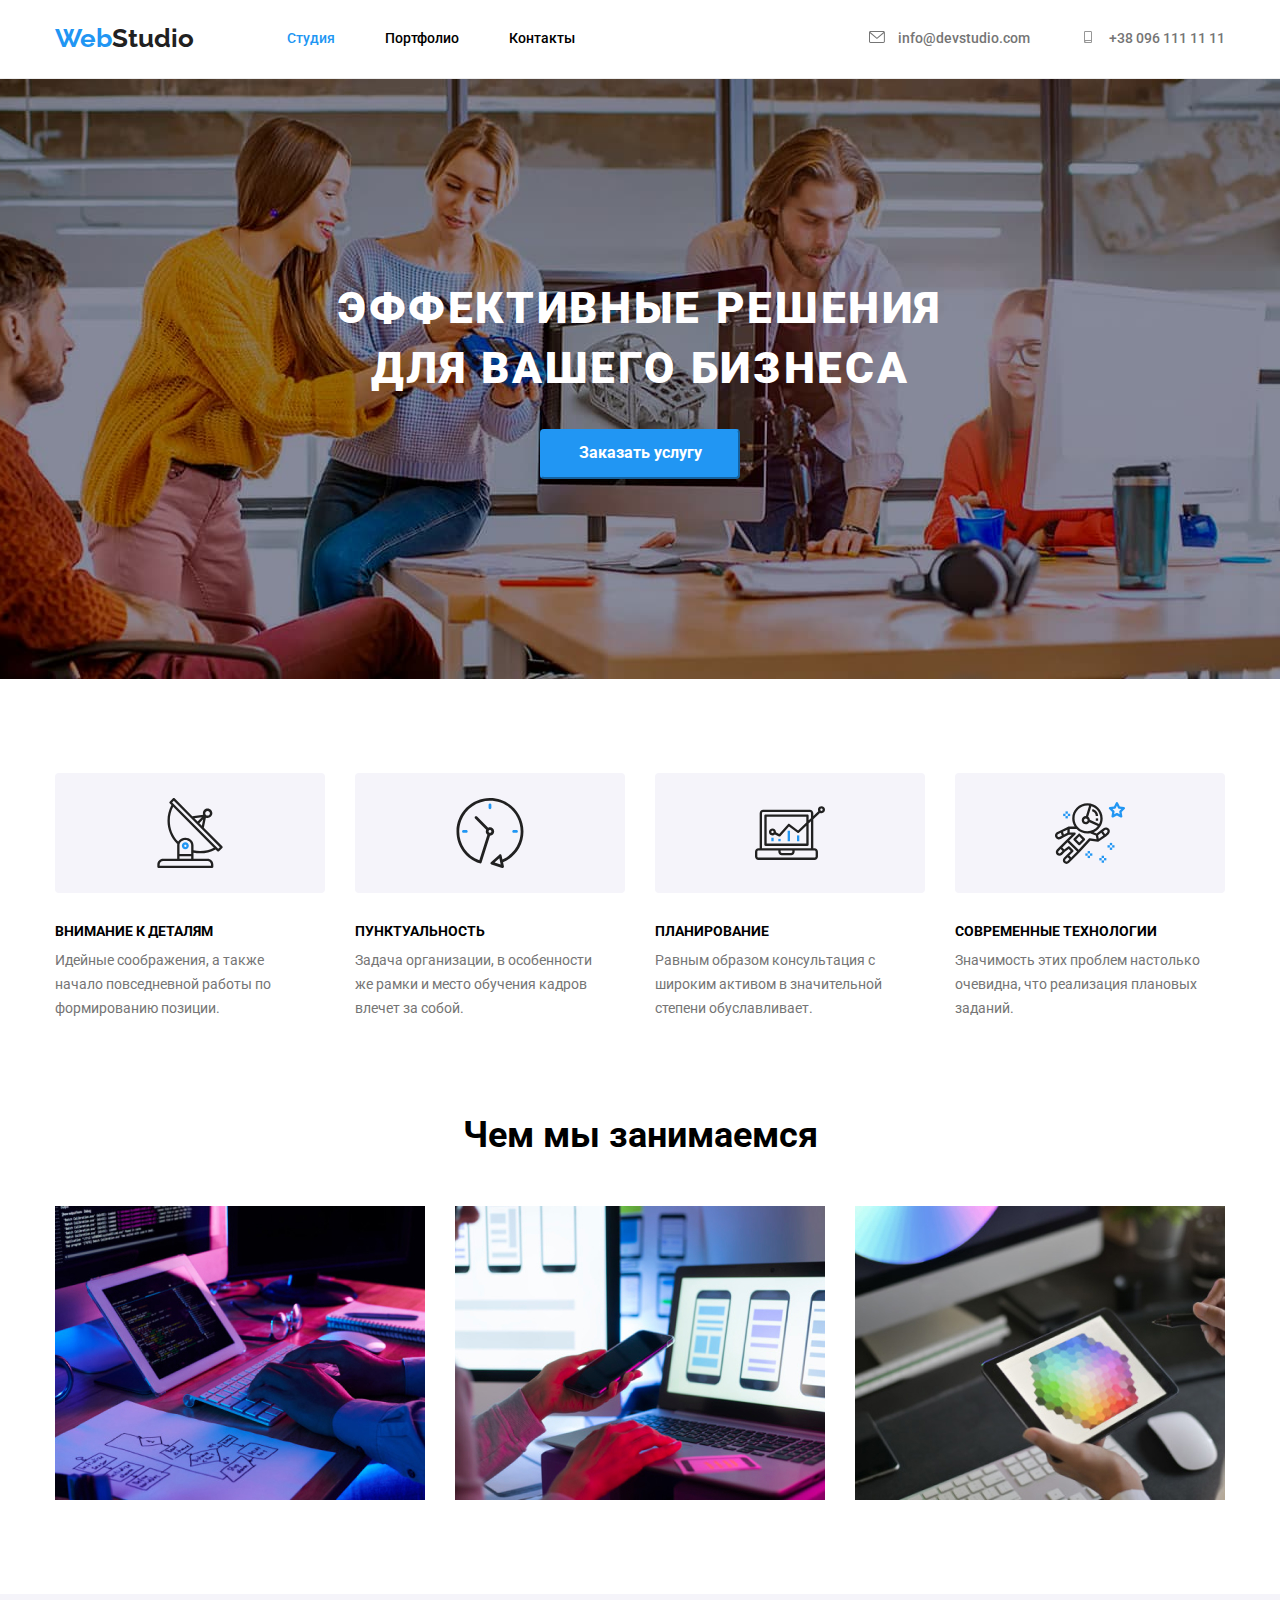
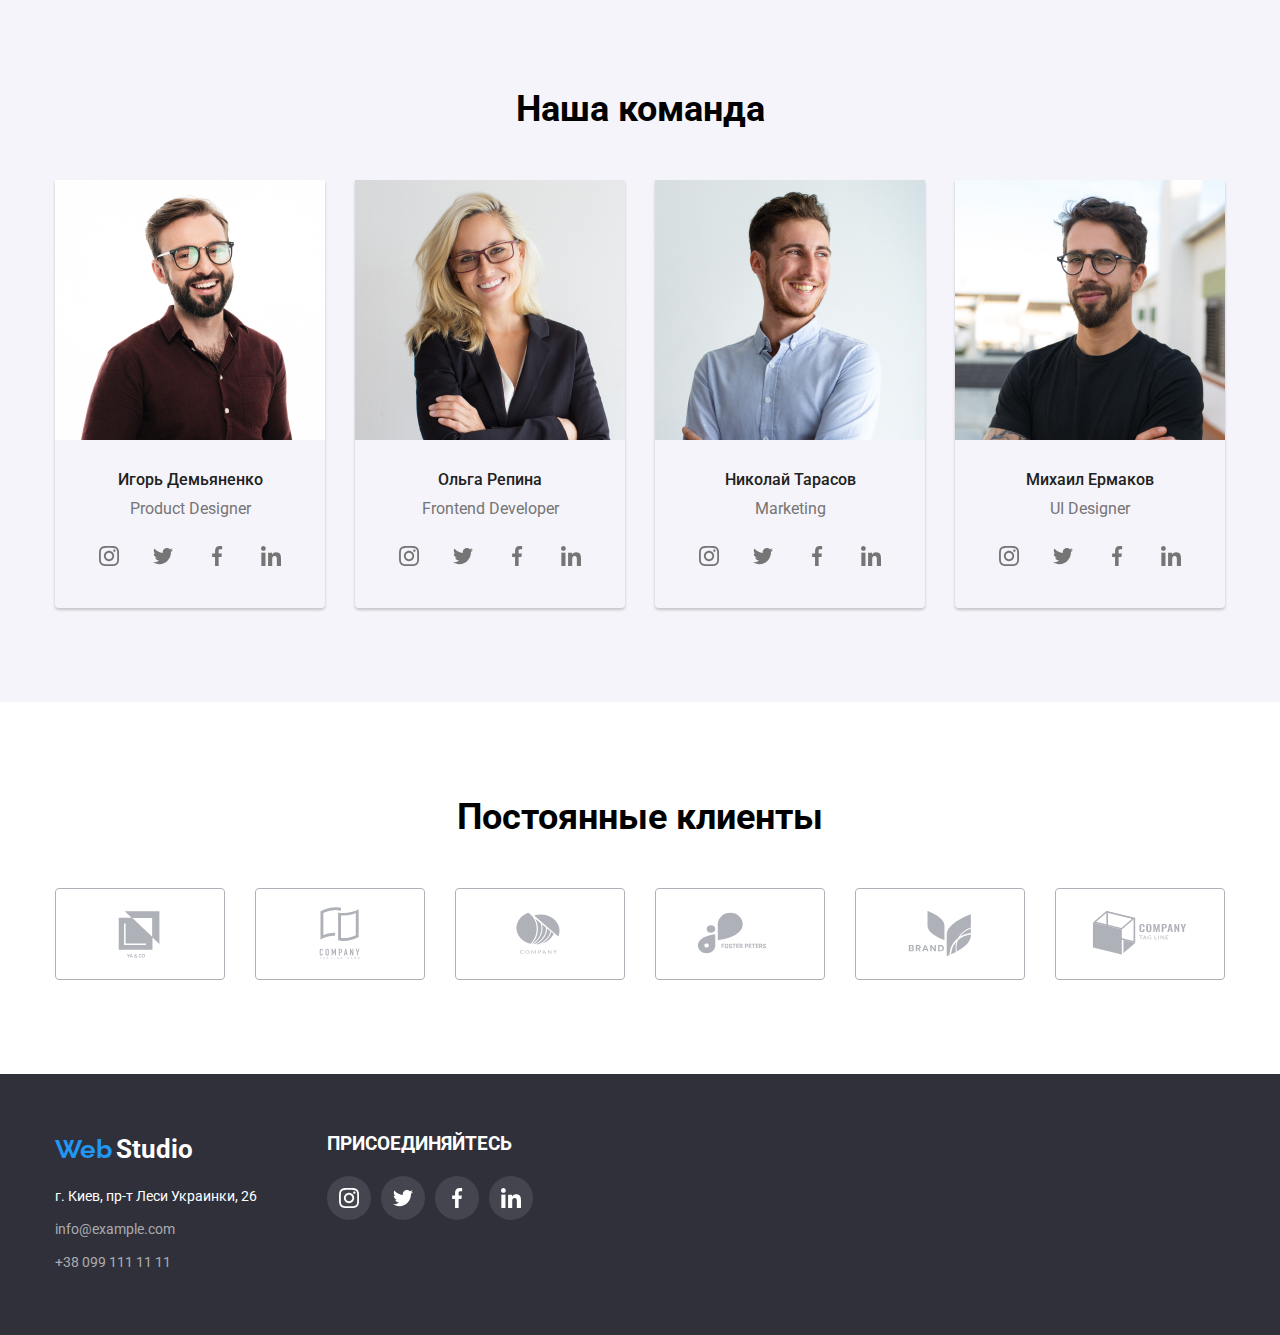
<file: index.html>
<!DOCTYPE html>
<html lang="ru">
    <head>
        <meta charset="utf-8">
        <title>goit-markup-hw-04</title>
        <link rel="preconnect" href="https://fonts.gstatic.com" /> 
        <link href="https://fonts.googleapis.com/css2?family=Raleway:wght@700&family=Roboto:wght@400;500;700;900&display=swap" rel="stylesheet" />
        <link rel="stylesheet" href="https://cdnjs.cloudflare.com/ajax/libs/modern-normalize/1.0.0/modern-normalize.min.css" />
        <link rel="stylesheet" href="./css/styles.css">
        
    </head>
    <body>       
        <!--header-section-->
        <header  class="header">

            <div class="container">         
              
               <a href="" lang="en" class="logo"> <span class="h-name-blue">Web</span> <span   class="h-name-black-d">Studio</span> </a>   
                               
               <nav class="navigation">               
                   <ul class="navigation-list">
                       <li> <a  href="./index.html" class="navigation-list-item active"> Студия </a> 
                       </li>
                       <li >
                           <a href="./portfolio.html" class="navigation-list-item">Портфолио</a>                        
                       </li>
                       <li>
                           <a href=""   class="navigation-list-item">Контакты </a>                       
                       </li>
                   </ul>                          
               </nav>           
               <ul class="contacts-list">
                   <li> <a  href="mailto:info@devstudio.com"  class="contacts "> 
                    
                        <svg class="header-icon" >
                            <use href="./images/symbol-defs.svg#icon-mail"  ></use>
                        </svg>                      
                    info@devstudio.com</a> 
                </li>
                   <li> <a href="tel:+380961111111" class="contacts"  class="header-tel">
                    <svg class="header-icon" >
                        <use href="./images/symbol-defs.svg#icon-phone"  ></use>
                    </svg>   
                    +38 096 111 11 11</a> </li>
               </ul>
            </div>         
           </header>

        <main >
             
            <!--Effective-solutions-section-->
            <section  class="hero-section ">
              <div class="container"> 
                <h1 class="hero-title">Эффективные решения <br> для вашего бизнеса</h1>
                <button class="hero-button" type="button"> Заказать услугу </button>
              </div>
            </section>
            
            <!--features-section-->
            <section class="features-section ">
             <div class="container"> 
                <h2 hidden class="section-title"> Наши качества </h2>

                <ul class="features">
                    
                    <li class="features-conteiner">
                        <div class="features-item" >
                            <svg class="features-icon" >
                                <use href="./images/symbol-defs.svg#icon-antenna" ></use>
                            </svg>
                        </div>
                        <h3 class="features-title">Внимание к деталям</h3>
                        <p class="features-desc">Идейные соображения, а также<br> начало повседневной работы по формированию позиции.</p>
                    </li>

                    <li class="features-conteiner">                        
                        <div class="features-item" >
                            <svg class="features-icon" >
                                <use href="./images/symbol-defs.svg#icon-clock" ></use>
                            </svg>
                        </div>                      
                        <h3 class="features-title">Пунктуальность</h3>
                        <p class="features-desc">Задача организации, в особенности <br>же рамки и место обучения кадров влечет за собой.</p>
                    </li>

                    <li class="features-conteiner">
                        <div class="features-item" >
                            <svg class="features-icon" >
                                <use href="./images/symbol-defs.svg#icon-diagram" ></use>
                            </svg>
                        </div>   
                        <h3 class="features-title">Планирование</h3>
                        <p class="features-desc">Равным образом консультация с широким активом в значительной степени обуславливает.</p>
                    </li>

                    <li class="features-conteiner">
                        <div class="features-item" >
                            <svg class="features-icon" >
                                <use href="./images/symbol-defs.svg#icon-astronaut" ></use>
                            </svg>
                        </div>  
                        <h3 class="features-title">Современные технологии</h3>
                        <p class="features-desc">Значимость этих проблем настолько очевидна, что реализация плановых заданий.</p>
                    </li>
                </ul>
             </div>
          </section>
             
                 <!--what-we-do-section-->
             <section class="what-we-do-section ">
                <div class="container"> 
                <h2 class="section-title">Чем мы занимаемся</h2>

                <ul class="photo-list">
            
                    <li class="photo">
                        <img src="./images/box-1.jpg" alt="рабочий стол" width="370">
                    </li>
                    <li class="photo">
                        <img src="./images/box-2.jpg" alt="ноутбук и телефон" width="370">

                    </li>
                    <li class="photo">
                        <img src="./images/box-3.jpg" alt="планшет" width="370">
                    </li>              
                </ul>
             </div>
            </section>
             
               <!--our-team-section-->
            <section class="our-team-section">
              <div class="container"> 

                <h2 class="section-title">Наша команда</h2>

                <ul class="team-list">

                    <li class="team-list-item">
                        <img src="./images/team-card-1.jpg" alt="Игорь Демьяненко" width="270"> 
                       <div class="team-list-desc">
                        <h3 class="team-name">Игорь Демьяненко</h3>              
                        <p class="team-desc">Product Designer</p>    

                   <ul class="social-list">

                       <li class="social-item">
                           <a href="" class="social-linc">
                            <svg class="icon-social" >
                                <use href="./images/symbol-defs.svg#icon-instagram"  ></use>
                            </svg>   
                           </a>
                       </li>

                       <li class="social-item">
                        <a href="" class="social-linc">
                         <svg class="icon-social" >
                             <use href="./images/symbol-defs.svg#icon-twitter"  ></use>
                         </svg>   
                        </a>
                    </li>

                    <li class="social-item">
                        <a href="" class="social-linc">
                         <svg class="icon-social" >
                             <use href="./images/symbol-defs.svg#icon-facebook"  ></use>
                         </svg>   
                        </a>
                    </li>

                    <li class="social-item">
                        <a href="" class="social-linc">
                         <svg class="icon-social" >
                             <use href="./images/symbol-defs.svg#icon-linkedin"  ></use>
                         </svg>   
                        </a>
                    </li>
                    
                   </ul>
                       </div>
                    </li>                

                    <li class="team-list-item">
                        <img src="./images/team-card-2.jpg" alt="Ольга Репина" width="270">
                     <div class="team-list-desc">
                        <h3 class="team-name">Ольга Репина</h3>
                        <p class="team-desc">Frontend Developer</p>
                        <ul class="social-list">

                            <li class="social-item">
                                <a href="" class="social-linc">
                                 <svg class="icon-social" >
                                     <use href="./images/symbol-defs.svg#icon-instagram"  ></use>
                                 </svg>   
                                </a>
                            </li>
     
                            <li class="social-item">
                             <a href="" class="social-linc">
                              <svg class="icon-social" >
                                  <use href="./images/symbol-defs.svg#icon-twitter"  ></use>
                              </svg>   
                             </a>
                         </li>
     
                         <li class="social-item">
                             <a href="" class="social-linc">
                              <svg class="icon-social" >
                                  <use href="./images/symbol-defs.svg#icon-facebook"  ></use>
                              </svg>   
                             </a>
                         </li>
     
                         <li class="social-item">
                             <a href="" class="social-linc">
                              <svg class="icon-social" >
                                  <use href="./images/symbol-defs.svg#icon-linkedin"  ></use>
                              </svg>   
                             </a>
                         </li>
                         
                        </ul>
                     </div>
                    </li>

                    <li class="team-list-item">
                        <img src="./images/team-card-3.jpg" alt="Николай Тарасов" width="270">
               <div class="team-list-desc">
                <h3 class="team-name">Николай Тарасов</h3>
                <p class="team-desc">Marketing</p>
                <ul class="social-list">

                    <li class="social-item">
                        <a href="" class="social-linc">
                         <svg class="icon-social" >
                             <use href="./images/symbol-defs.svg#icon-instagram"  ></use>
                         </svg>   
                        </a>
                    </li>

                    <li class="social-item">
                     <a href="" class="social-linc">
                      <svg class="icon-social" >
                          <use href="./images/symbol-defs.svg#icon-twitter"  ></use>
                      </svg>   
                     </a>
                 </li>

                 <li class="social-item">
                     <a href="" class="social-linc">
                      <svg class="icon-social" >
                          <use href="./images/symbol-defs.svg#icon-facebook"  ></use>
                      </svg>   
                     </a>
                 </li>

                 <li class="social-item">
                     <a href="" class="social-linc">
                      <svg class="icon-social" >
                          <use href="./images/symbol-defs.svg#icon-linkedin"  ></use>
                      </svg>   
                     </a>
                 </li>
                 
                </ul>
               </div>
                    </li>  

                    <li class="team-list-item">
                        <img src="./images/team-card-4.jpg" alt="Михаил Ермаков" width="270">
                      <div class="team-list-desc">
                        <h3 class="team-name">Михаил Ермаков</h3>
                        <p class="team-desc"> UI Designer</p>
                        <ul class="social-list">

                            <li class="social-item">
                                <a href="" class="social-linc">
                                 <svg class="icon-social" >
                                     <use href="./images/symbol-defs.svg#icon-instagram"  ></use>
                                 </svg>   
                                </a>
                            </li>
     
                            <li class="social-item">
                             <a href="" class="social-linc">
                              <svg class="icon-social" >
                                  <use href="./images/symbol-defs.svg#icon-twitter"  ></use>
                              </svg>   
                             </a>
                         </li>
     
                         <li class="social-item">
                             <a href="" class="social-linc">
                              <svg class="icon-social" >
                                  <use href="./images/symbol-defs.svg#icon-facebook"  ></use>
                              </svg>   
                             </a>
                         </li>
     
                         <li class="social-item">
                             <a href="" class="social-linc">
                              <svg class="icon-social" >
                                  <use href="./images/symbol-defs.svg#icon-linkedin"  ></use>
                              </svg>   
                             </a>
                         </li>
                         
                        </ul>
                      </div>
                    </li>                  
                </ul>
             </div>
            </section>

            <!-- regular-customers -->
            <section class="regular-customers-section">
                <div class="container">
                    <h2 class="section-title">Постоянные клиенты</h2>  
                    <ul class="regular-customers-list">
                        <li class="regular-customers-item">
                            <a href=""class="regular-customers-linc">
                                <svg class="icon-customers" >
                                    <use href="./images/symbol-defs.svg#icon-Logo1"  ></use>
                                </svg>   
                            </a>
                        </li>  
                        <li class="regular-customers-item">
                            <a href=""class="regular-customers-linc">
                                <svg class="icon-customers" >
                                    <use href="./images/symbol-defs.svg#icon-Logo2"  ></use>
                                </svg>   
                            </a>
                        </li>  
                        <li class="regular-customers-item">
                            <a href=""class="regular-customers-linc">
                                <svg class="icon-customers" >
                                    <use href="./images/symbol-defs.svg#icon-Logo3"  ></use>
                                </svg>   
                            </a>
                        </li>  
                        <li class="regular-customers-item">
                            <a href=""class="regular-customers-linc">
                                <svg class="icon-customers" >
                                    <use href="./images/symbol-defs.svg#icon-Logo4"  ></use>
                                </svg>   
                            </a>
                        </li>  
                        <li class="regular-customers-item">
                            <a href=""class="regular-customers-linc">
                                <svg class="icon-customers" >
                                    <use href="./images/symbol-defs.svg#icon-Logo5"  ></use>
                                </svg>   
                            </a>
                        </li>  
                        <li class="regular-customers-item">
                            <a href=""class="regular-customers-linc">
                                <svg class="icon-customers" >
                                    <use href="./images/symbol-defs.svg#icon-Logo6"  ></use>
                                </svg>   
                            </a>
                        </li>  

                       
                    </ul>
                </div>

            </section>
        
        </main>
        <!--footer-section-->
        <footer class=" footer">
         <div class="container container-footer">   
    
          <div class="footer-main">
            <a href="" class="footer-logo"> <span class="logo-blue">Web</span> <span   class="logo-w">Studio</span></a> 
            <address>
                
                <ul >
                    <li class="footer-contacts-list"> <a class="footer-adr" href="https://goo.gl/maps/EQuYDWxhKyjpXPv7A" target="_blank" rel="noopener noreferrer">
                        г. Киев, пр-т Леси Украинки, 26</a>
                    </li>

                    <li class="footer-contacts-list">
                        <a  class="footer-contacts" href="mailto:info@devstudio.com">info@example.com</a>
                    </li>

                    <li class="footer-contacts-list">
                        <a  class="footer-contacts" href="tel:+380961111111">+38 099 111 11 11</a>
                    </li>
                </ul>               
            </address>
         </div>


            <div class="footer-social-thumb">
                <h3 class="footer-social-title">присоединяйтесь</h3>
                    
                   <ul class="footer-social-list">

                       <li class="footer-social-item">
                           <a href="" class=" footer-social-linc">
                            <svg class="footer-icon-social" >
                                <use href="./images/symbol-defs.svg#icon-instagram"  ></use>
                            </svg>   
                           </a>
                       </li>

                       <li class="footer-social-item">
                        <a href="" class="footer-social-linc">
                         <svg class="footer-icon-social" >
                             <use href="./images/symbol-defs.svg#icon-twitter"  ></use>
                         </svg>   
                        </a>
                    </li>

                    <li class="footer-social-item">
                        <a href="" class="footer-social-linc">
                         <svg class="footer-icon-social" >
                             <use href="./images/symbol-defs.svg#icon-facebook"  ></use>
                         </svg>   
                        </a>
                    </li>

                    <li class="footer-social-item">
                        <a href="" class="footer-social-linc">
                         <svg class="footer-icon-social" >
                             <use href="./images/symbol-defs.svg#icon-linkedin"  ></use>
                         </svg>   
                        </a>
                    </li>
                    
                   </ul>
            </div>             
        
        </div>
        </footer>
    </body>
</html>
</file>
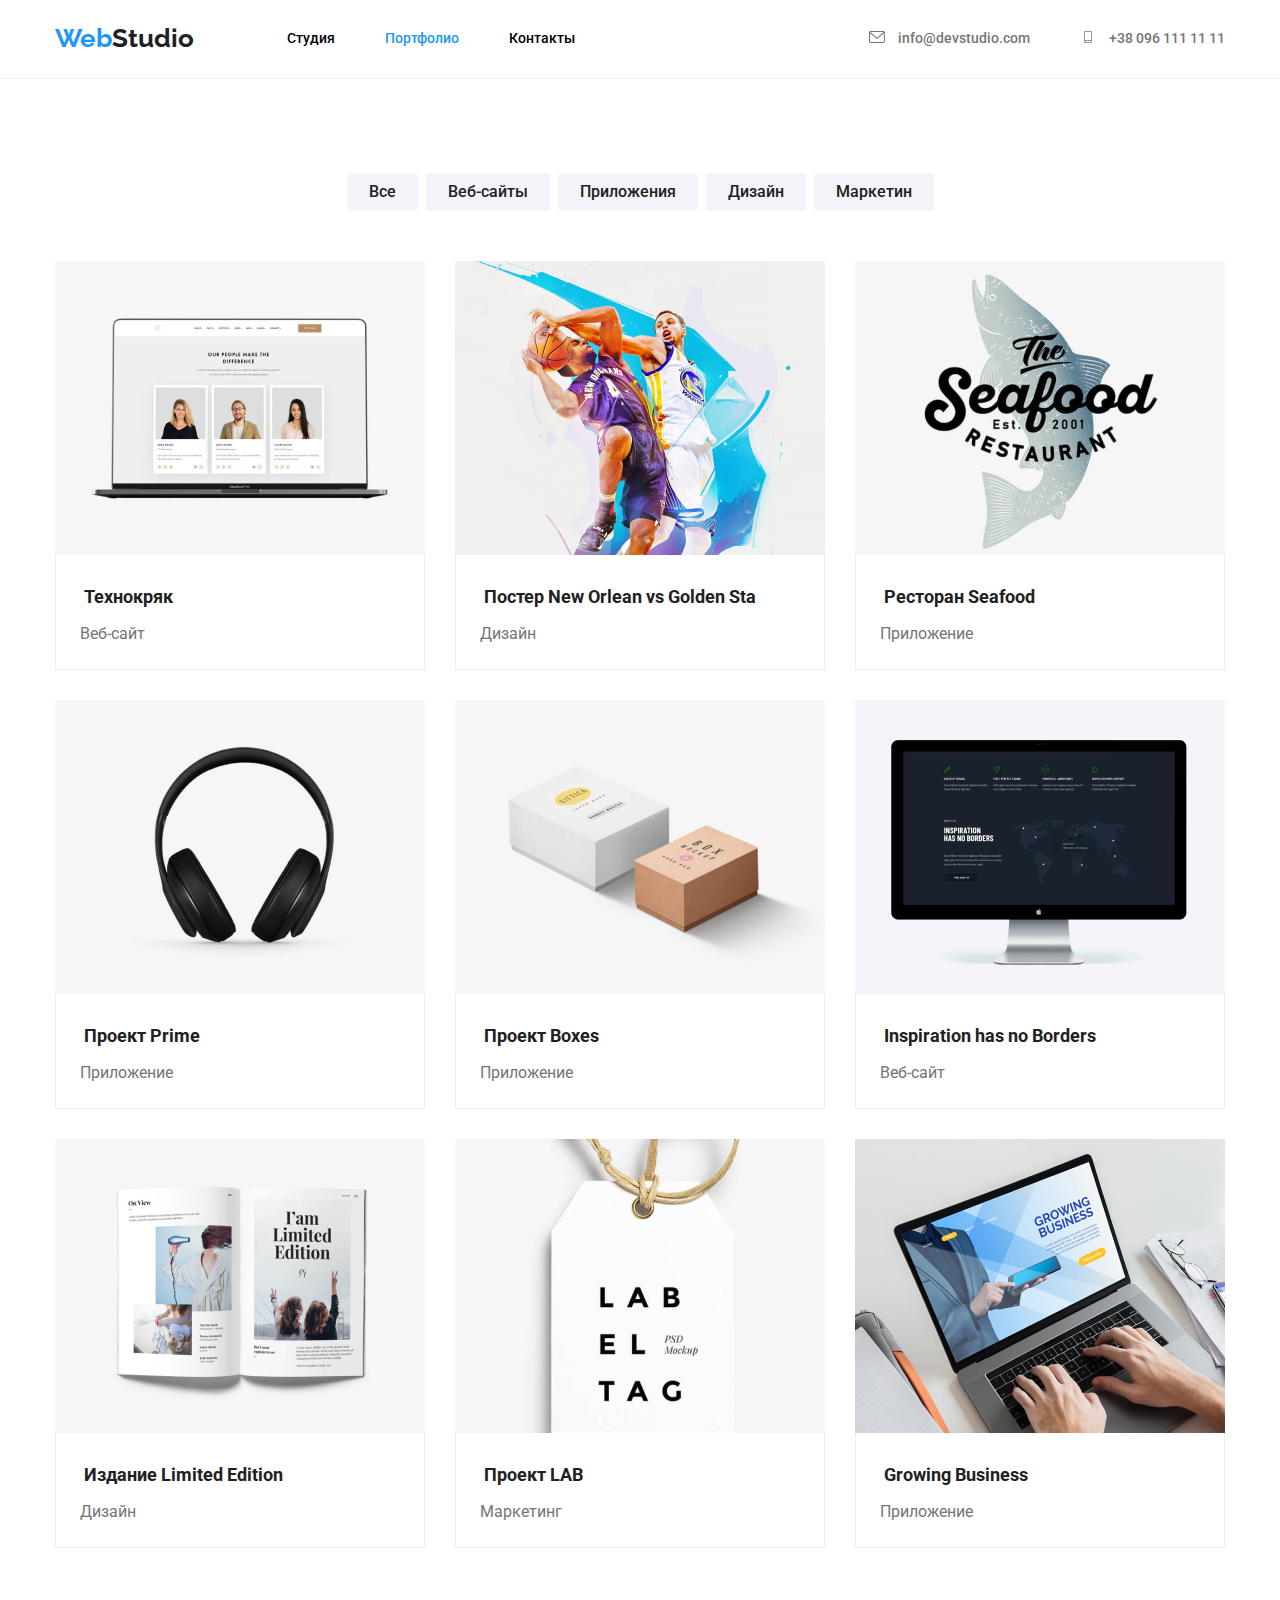
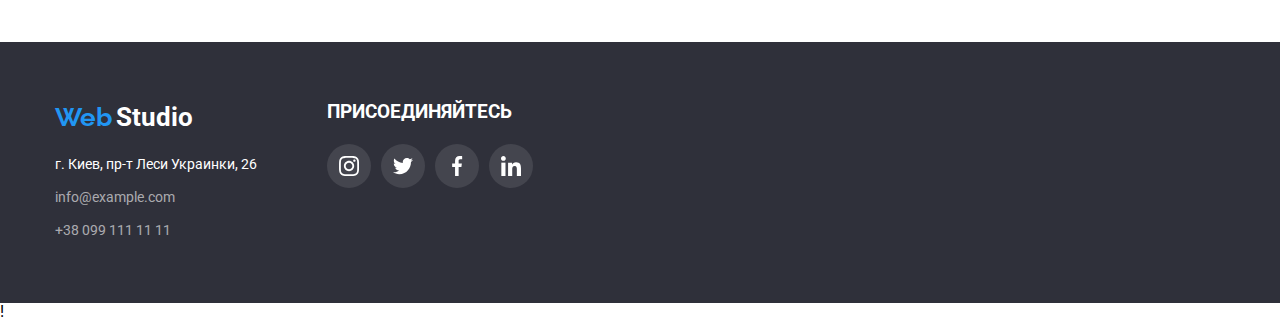
<file: portfolio.html>
<!DOCTYPE html>
<html lang="ru">
    <head>
        <meta charset="utf-8">
        <title>goit-markup-hw-04</title>
        <link rel="preconnect" href="https://fonts.gstatic.com" />
        <link href="https://fonts.googleapis.com/css2?family=Raleway:wght@700&family=Roboto:wght@400;500;700;900&display=swap" rel="stylesheet" />
        <link rel="stylesheet" href="https://cdnjs.cloudflare.com/ajax/libs/modern-normalize/1.0.0/modern-normalize.min.css" />
                
        <link rel="stylesheet" href="./css/styles.css">
        
    </head>
    <body>              
        <!--header-section-->
        <header  class="header">

            <div class="container">         
              
               <a href="" lang="en" class="logo"> <span class="h-name-blue">Web</span> <span   class="h-name-black-d">Studio</span> </a>   
                               
               <nav class="navigation">               
                   <ul class="navigation-list">
                       <li> <a  href="./index.html" class="navigation-list-item "> Студия </a> 
                       </li>
                       <li >
                           <a href="./portfolio.html" class="navigation-list-item active">Портфолио</a>                        
                       </li>
                       <li>
                           <a href=""   class="navigation-list-item">Контакты </a>                       
                       </li>
                   </ul>                          
               </nav>           
               <ul class="contacts-list">
                   <li> <a  href="mailto:info@devstudio.com"  class="contacts "> 
                    
                        <svg class="header-icon" >
                            <use href="./images/symbol-defs.svg#icon-mail"  ></use>
                        </svg>                      
                    info@devstudio.com</a> 
                </li>
                   <li> <a href="tel:+380961111111" class="contacts"  class="header-tel">
                    <svg class="header-icon" >
                        <use href="./images/symbol-defs.svg#icon-phone"  ></use>
                    </svg>   
                    +38 096 111 11 11</a> </li>
               </ul>
            </div>         
           </header>
        <main>                        
            <!--portfolio-section-->

            <section class="portfolio-section">
                <div class="container">
                <h1 hidden> Портфолио </h1>
                <ul class="button-list">
                    <li class="button-list-item"><button class="button" type="button">Все</button></li>
                    <li class="button-list-item"><button class="button" type="button">Веб-сайты</button></li>
                    <li class="button-list-item"><button class="button" type="button">Приложения</button></li>
                    <li class="button-list-item"><button class="button" type="button">Дизайн</button></li>
                    <li class="button-list-item"><button class="button" type="button">Маркетин</button></li>
                </ul>            
                                      
                <h2 hidden> Примеры работ  </h2>
                
                <ul class="portfolio-list">
                    
                    <li class="portfolio-list-item">
                        <img class="portfolio-icon" src="./images/p1.jpg" alt="Технокряк" width="370">
                       <div class="portfolio-icon-desc">
                          <h3 class="portfolio-title">Технокряк</h3>
                          <p  class="portfolio-desc">Веб-сайт</p>  
                       </div>                                          
                    </li>
                    <li class="portfolio-list-item">
                        <img class="portfolio-icon" src="./images/p2.jpg" alt="Постер New Orlean vs Golden Star" width="370">
                        <div class="portfolio-icon-desc">
                            <h3 class="portfolio-title"  >Постер <span lang="en">New Orlean vs Golden Sta</span> </h3>
                            <p class="portfolio-desc" >Дизайн</p> 
                        </div>                        
                    </li>       

                    <li class="portfolio-list-item">
                        <img class="portfolio-icon" src="./images/p3.jpg" alt="Ресторан Seafood" width="370">
                       <div class="portfolio-icon-desc">
                         <h3 class="portfolio-title"  >Ресторан <span lang="en"> Seafood</span> </h3>
                         <p class="portfolio-desc" >Приложение</p>   
                       </div>
                    </li>  
                    <li class="portfolio-list-item">
                        <img class="portfolio-icon" src="./images/p4.jpg" alt="Проект Prime" width="370">
                      <div class="portfolio-icon-desc">
                         <h3 class="portfolio-title"  >Проект <span lang="en"> Prime</span> </h3>
                         <p class="portfolio-desc" >Приложение</p>                        
                      </div>
                    </li>  

                    <li class="portfolio-list-item">
                        <img class="portfolio-icon" src="./images/p5.jpg" alt="Проект Boxes" width="370">
                       <div class="portfolio-icon-desc">
                         <h3 class="portfolio-title"  >Проект <span lang="en"> Boxes</span> </h3>
                         <p class="portfolio-desc" >Приложение</p>                         
                      </div>
                    </li>  
                  
                    <li class="portfolio-list-item">
                        <img class="portfolio-icon" src="./images/p6.jpg" alt="Inspiration has no Borders" width="370">
                      <div class="portfolio-icon-desc">
                         <h3 class="portfolio-title"   lang="en"> Inspiration has no Borders</h3>
                         <p class="portfolio-desc" >Веб-сайт</p>
                     </div>  
                    </li>   
                  
                    <li class="portfolio-list-item">
                        <img class="portfolio-icon" src="./images/p7.jpg" alt="Издание Limited Edition" width="370">
                         <div class="portfolio-icon-desc">
                           <h3 class="portfolio-title" >Издание <span lang="en"> Limited Edition</span> </h3>
                           <p class="portfolio-desc" >Дизайн</p>
                         </div>                        
                    </li>
                   
                    <li class="portfolio-list-item">
                        <img class="portfolio-icon" src="./images/p8.jpg" alt="Проект LAB" width="370">
                     <div class="portfolio-icon-desc">                       
                          <h3 class="portfolio-title"  >Проект <span lang="en"> LAB</span> </h3>
                          <p class="portfolio-desc" >Маркетинг</p>                      
                        </div>
                    </li>
                  
                    <li class="portfolio-list-item">
                        <img class="portfolio-icon" src="./images/p9.jpg" alt="Growing Business" width="370">
                     <div class="portfolio-icon-desc">
                         <h3 class="portfolio-title"  lang="en" > Growing Business </h3>
                         <p class="portfolio-desc" >Приложение</p>       
                     </div>               
                    </li>  
                 </div>    
            </section>                
        </main>
        <!--footer-section-->
        <footer class=" footer">
            <div class="container container-footer">   
       
             <div class="footer-main">
               <a href="" class="footer-logo"> <span class="logo-blue">Web</span> <span   class="logo-w">Studio</span></a> 
               <address>
                   
                   <ul >
                       <li class="footer-contacts-list"> <a class="footer-adr" href="https://goo.gl/maps/EQuYDWxhKyjpXPv7A" target="_blank" rel="noopener noreferrer">
                           г. Киев, пр-т Леси Украинки, 26</a>
                       </li>
   
                       <li class="footer-contacts-list">
                           <a  class="footer-contacts" href="mailto:info@devstudio.com">info@example.com</a>
                       </li>
   
                       <li class="footer-contacts-list">
                           <a  class="footer-contacts" href="tel:+380961111111">+38 099 111 11 11</a>
                       </li>
                   </ul>               
               </address>
            </div>
   
   
               <div class="footer-social-thumb">
                   <h3 class="footer-social-title">присоединяйтесь</h3>
                       
                      <ul class="footer-social-list">
   
                          <li class="footer-social-item">
                              <a href="" class=" footer-social-linc">
                               <svg class="footer-icon-social" >
                                   <use href="./images/symbol-defs.svg#icon-instagram"  ></use>
                               </svg>   
                              </a>
                          </li>
   
                          <li class="footer-social-item">
                           <a href="" class="footer-social-linc">
                            <svg class="footer-icon-social" >
                                <use href="./images/symbol-defs.svg#icon-twitter"  ></use>
                            </svg>   
                           </a>
                       </li>
   
                       <li class="footer-social-item">
                           <a href="" class="footer-social-linc">
                            <svg class="footer-icon-social" >
                                <use href="./images/symbol-defs.svg#icon-facebook"  ></use>
                            </svg>   
                           </a>
                       </li>
   
                       <li class="footer-social-item">
                           <a href="" class="footer-social-linc">
                            <svg class="footer-icon-social" >
                                <use href="./images/symbol-defs.svg#icon-linkedin"  ></use>
                            </svg>   
                           </a>
                       </li>
                       
                      </ul>
               </div>             
           
           </div>
           </footer>
    </body>
</html>

!
</file>
<file: css/styles.css>
:root {
    --one:#2196F3; 
    --two:#FFFFFF;  
    --full: #212121;     
    --light: #757575; 
}

p, 
h1,
h2, 
h3,
h4, 
h5, 
h6 {
    margin: 0;
}
ul {
    margin: 0;
    padding: 0;
    list-style: none;
}

img {
    display: block;
    max-width: 100%;
}

a {text-decoration: none;
display: block;}
a:hover,
a:focus{
    color: var(--one);
}

body {     
    font-family: roboto,  sans-serif;  
      } 

.container {
        width: 1200px;
        padding-left: 15px;
        padding-right: 15px;
        margin-left: auto;     
        margin-right: auto;                
        }

   
    /*header-section*/    

    .header{
        border-bottom: 1px solid #ECECEC; 
        padding-top: 24px;
        padding-bottom: 24px;        
              }            
    .header .container {
                display: flex;
                align-items: center;
            }
    .h-name-blue {        
        color: var(--one); 
        font-family: Raleway;        
        font-weight: 700;
        font-size: 26px;
        line-height: 1,38;
    }
    .h-name-black-d {        
        color:var(--full);
        font-family: Raleway;        
        font-weight: 700;
        font-size: 26px;
        line-height: 1,38;   
        
    }    
    .logo {  
        display: flex;
        margin-right: 93px;    
    }

    
    /*navigation*/

    .navigation-list {
        color: var(--full);
        display: flex;
           }
    .navigation-list>li:not(:last-child){
               margin-right: 50px;
           }
    .navigation-list-item {
        color: #000;
        font-weight: 500;
        font-size: 14px;
        line-height: 1.14;          
    }    
    .active{
        color: var(--one);
        font-weight: 500;
        font-size: 14px;
        line-height: 1.14;
        
    }
    .contacts-list {
        display: flex;
        margin-left: auto;    
    }            
    .contacts-list >li:not(:last-child){
        margin-right: 50px;
    }
    .contacts {
        color: var(--light);
        font-weight: 500;
        font-size: 14px;
        line-height: 1.14;                
    }    
  
    .header-icon{     
        width: 16px;
        height: 12px;
        margin-right: 10px;     
        fill: var(--light);
           }
 a.contacts:focus .header-icon,
 a.contacts:hover .header-icon {
     fill: var(--one);
 }
 
    /*Effective-solutions-section*/
    .hero-section {            
        text-align: center;
        padding-top: 200px;
        padding-bottom:200px;           
    }
    .hero-section{
        background-image: linear-gradient( to right,
        rgba(47, 48, 58, 0.4),
        rgba(47, 48, 58, 0.4)
    );
    background-image: url(../images/hero-img.jpg); 
    background-repeat: no-repeat;       
    background-position: center; 
    }

    .hero-title{
        font-weight: 900;        
        font-size: 44px;
        line-height: 1.36;        
        color:var(--two) ;    
        letter-spacing: 0.06em;
        text-transform: uppercase;   
    }
    .hero-button{
        font-family: inherit;
        color: var(--two);
        font-weight: 700;
        font-size: 16px;
        line-height: 1.9;
        background-color: var(--one);   
        border-radius: 4px; 
        border-color: var(--one); 
        width: 200px;
        height: 50px;
        margin-top: 30px;
        box-shadow: 0px 4px 4px rgba(0, 0, 0, 0.15);
    }
    .hero-button:hover, 
    .hero-button:focus {
        color: #000;
        background-color: #FFFFFF;
    }    
    
    /*features-section*/

.section-title {
 font-weight: 700;
 font-size: 36px;
 line-height: 42px;
 text-align: center;
       margin-bottom: 50px;
}  
    
.features-section{
    padding-top: 94px;
    padding-bottom: 94px;
}
    .features {
        display: flex;
        justify-content: space-between;
      margin-top: -30px;
        margin-left: -30px;
            }     
    .features-conteiner{
       flex-basis:calc(100%/4); 
        margin-top: 30px;
        margin-left: 30px;
          }
          .features-item{            
            width: 270px;
            height: 120px;
            background-color: 
            #F5F4FA;
            border-radius: 4px;
            margin-bottom: 30px;
            padding: 25px 100px;
        }
        .features-icon{
            width: 70px;
            height: 70px;
        }
     .features-title{
            font-weight: 700;
            font-size: 14px;
            line-height: 1.17;
            text-transform: uppercase;
            margin-bottom: 10px;
        }
     .features-desc{
            font-weight: 400;
            font-size: 14px;
            line-height: 1.7;
            color: var(--light);          
        }

    /*what-we-do-section*/
    .what-we-do-section{    
        padding-bottom: 94px;
     }    
        
    .photo-list {
        display: flex;        
        margin-right: -30px;    
      }

    .photo:not(:last-child){
        margin-right: 30px;
        }


/*our-team-section*/

.our-team-section{
    padding-top: 94px;
    padding-bottom: 94px;
    background-color: #F5F4FA;
}
.team-list{
    display: flex;
    justify-content: space-between;
}

.team-list-item {
    text-align: center;
    box-shadow:  0px 2px 3px   rgba(0, 0, 0, 0.2);
    
    border-bottom-right-radius: 4px; 
    border-bottom-left-radius: 4px;    
}
.team-list-desc{
    padding-top: 30px;
    padding-bottom: 30px;
}
.team-name {
    font-weight: 500;
    font-size: 16px;
    line-height: 1.19;
    color: var(--full);
    margin-bottom: 10px;
 
}
.team-desc{
    font-weight: 400;
    font-size: 16px;
    line-height: 1.19;
    color: var(--light);
}
.social-list{
    display: flex;
    justify-content: center;
    margin-top: 16px;
}

.social-item:not(:first-child){
    margin-left: 10px;
}
.social-linc{ 
    width: 44px;
    height: 44px;    
    border-radius: 50%;    
    display: flex;
    justify-content: center;
    align-items: center;
}
.social-linc:hover ,
.social-linc:focus {
background-color: var(--one);
}
.social-linc:hover .icon-social,
.social-linc:focus .icon-social{
fill: var(--two);
}
.icon-social{
    width: 20px;
    height: 20px;
    fill: var(--light);
}

/*portfolio-section*/

.portfolio-section{
    padding-top: 94px;
    padding-bottom: 94px;       
}
.button-list{
    display: flex;
 justify-content: center;
     margin-bottom: 50px;
}

.button-list-item:not(:last-child){
    margin-right: 8px;
}

.button{
    font-family: inherit;
    color: var(--full);
    font-weight: 500;
    font-size: 16px;
    line-height: 1.62;     
    background-color: #F5F4FA; 
    border-radius: 4px; 
    border: 0px;      
    padding: 6px 22px;
}
.button:hover,
.button:focus{
        color: var(--two);
        background-color:var(--one); 
        box-shadow:0px 2px 2px rgba(0, 0, 0, 0.12);       
    }
   
.portfolio-list {  
    display: flex;
    flex-wrap: wrap;  
margin-top: -30px;
margin-left: -30px;
}

.portfolio-list-item {    
 margin-top: 30px;   
 margin-left: 30px;
}
.portfolio-list>li:hover,
.portfolio-list>li :focus{
    box-shadow: 1px 4px  6px  rgba(0, 0, 0, 0.16);
}
.portfolio-icon-desc{
    padding: 20px 24px;
    border-right: 1px solid #EEEEEE;
    border-bottom: 1px solid #EEEEEE;
    border-left: 1px solid #EEEEEE;    
}
.portfolio-title{
    font-weight: 700;
    font-size: 18px;
    line-height: 2;
    color: #212121;    
    margin: 4px ;
}
.portfolio-desc {
    color: #757575;    
    font-weight: 400;
    font-size: 16px;
    line-height: 1.88;    
}
    /* regular-customers */
.regular-customers-section{
    padding-top: 94px;
    padding-bottom: 94px;    
}
 .regular-customers-list{
     display: flex;   
     justify-content: center;
     align-items: center;
 }
 .regular-customers-linc{
     width: 170px;
     height: 92px;
     border: 1px solid #AFB1B8;
    border-radius: 4px;
    display: flex;
    justify-content: center;
    align-items: center;
 }
 .regular-customers-item:not(:first-child){
     margin-left: 30px;
 }
 .icon-customers{
width: 106px;
height: 60px;
fill: #AFB1B8;
 }
 .regular-customers-linc:hover ,
 .regular-customers-linc:focus {
    border: 1px solid var(--one);
 }
 .regular-customers-linc:hover .icon-customers,
 .regular-customers-linc:focus .icon-customers{
 fill: var(--one);
 }


/*footer-section*/

.footer{
     background-color:#2F303A ;
     padding-top: 60px;
     padding-bottom: 60px;       
    }
    .container-footer{
        display: flex;
    }
.footer-logo {
    display: block;
    margin-bottom: 20px;
}

.logo-blue{
    font-family: Raleway;
    font-style: normal;
    font-weight: 700;
    font-size: 26px;
    line-height: 1.19;
    color: var(--one);    
}

.logo-w {
    color: var(--two);
    font-style: normal;
    font-weight: 700;
    font-size: 26px;
    line-height: 1.19;   
  }

.footer-adr{
    font-style: normal;
    font-weight: 400;
    font-size: 14px;
    line-height: 1.71;
    color: var(--two);    
    display: flex;
    margin-bottom: 9px;
}

.footer-contacts{
    font-style: normal;
    font-weight: 400;
    font-size: 14px;
    line-height: 1.71;
    color: rgba(255, 255, 255, 0.6);  
}
.footer-contacts:hover,
.footer-contacts:focus{
    color: var(--one);    
}

.footer-contacts-list:not(:last-child){
    margin-bottom: 9px;
}
.footer-main{
    margin-right: 70px;
}


/* footer-social-thumb */

.footer-social-title{
    text-transform: uppercase;
    color: var(--two);
    margin-bottom: 20px;
}
.footer-social-list{
    display: flex;
}
.footer-social-item:not(:first-child){
    margin-left: 10px;
}
.footer-social-linc{
    width: 44px;
    height: 44px;
    background-color: rgba(255, 255, 255, 0.1);
    border-radius: 50%;
    display: flex;
    align-items: center;
    justify-content: center;
}
.footer-social-linc:focus,
.footer-social-linc:hover{
    background-color: var(--one);
}
.footer-icon-social{
    width: 20px;
    height: 20px;
fill: var(--two);
}
</file>
